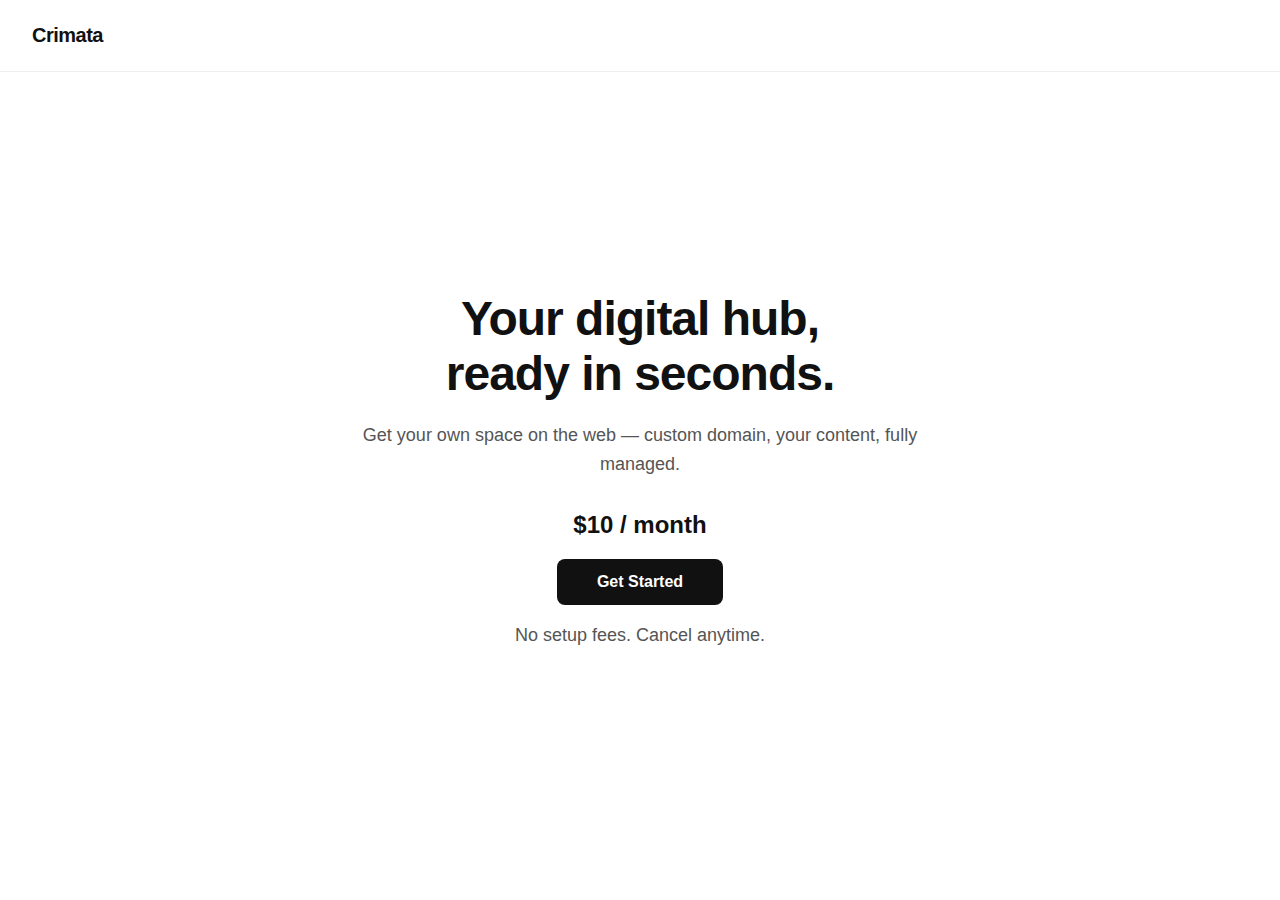
<file: marketing/index.html>
<!DOCTYPE html>
<html lang="en">
<head>
  <meta charset="UTF-8" />
  <meta name="viewport" content="width=device-width, initial-scale=1.0" />
  <title>Crimata</title>
  <link rel="stylesheet" href="/marketing/main.css" />
</head>
<body>
  <header>
    <div class="logo">Crimata</div>
  </header>

  <main>
    <section class="hero">
      <h1>Your digital hub,<br>ready in seconds.</h1>
      <p>Get your own space on the web — custom domain, your content, fully managed.</p>
      <div class="pricing">$10 / month</div>
      <button id="checkout-btn">Get Started</button>
      <p class="sub">No setup fees. Cancel anytime.</p>
    </section>
  </main>

  <script>
    document.getElementById('checkout-btn').addEventListener('click', async () => {
      const btn = document.getElementById('checkout-btn')
      btn.disabled = true
      btn.textContent = 'Redirecting...'
      try {
        const res = await fetch('/api/checkout/create-session', { method: 'POST' })
        const data = await res.json()
        window.location.href = data.url
      } catch {
        btn.disabled = false
        btn.textContent = 'Get Started'
        alert('Something went wrong. Please try again.')
      }
    })
  </script>
</body>
</html>
</file>
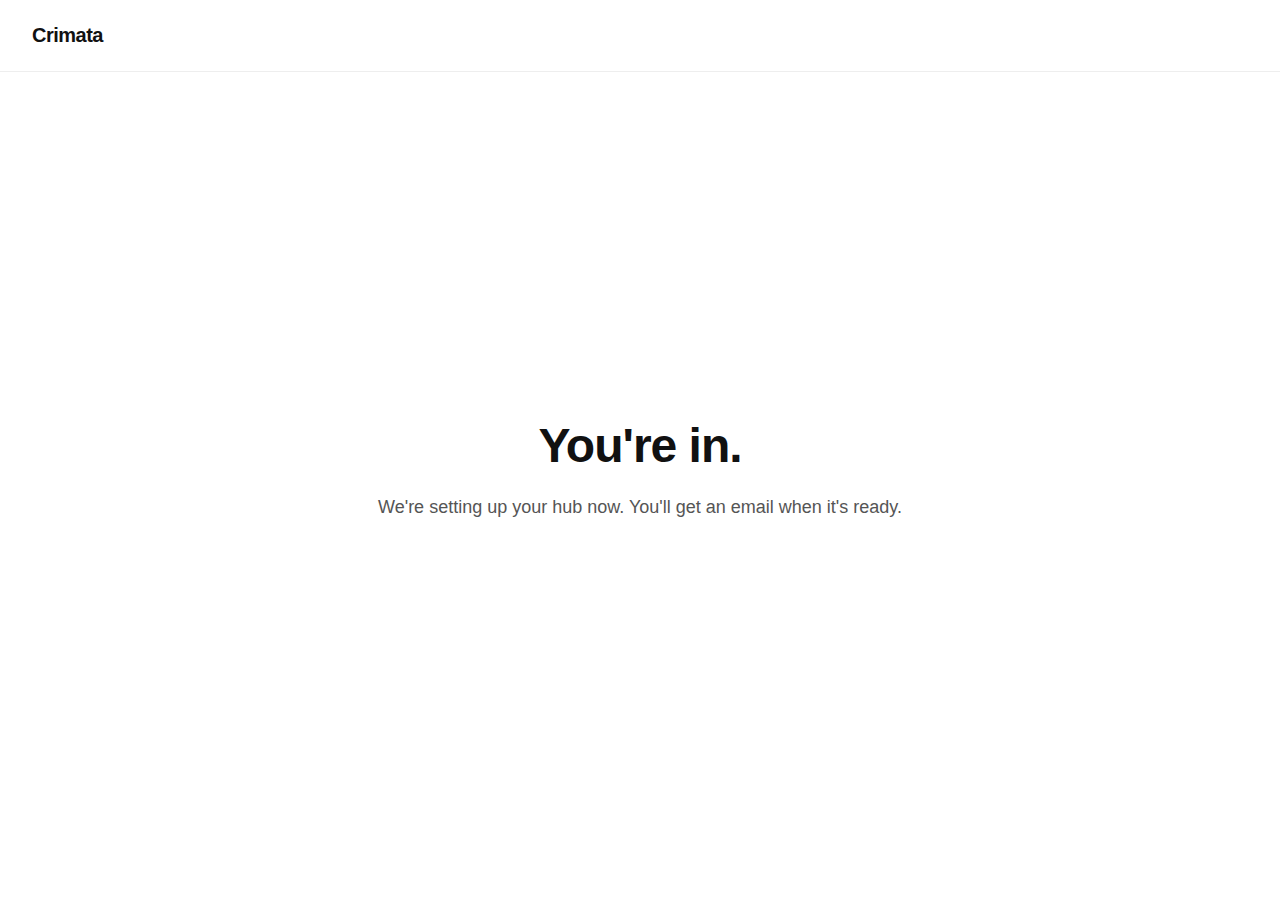
<file: marketing/success.html>
<!DOCTYPE html>
<html lang="en">
<head>
  <meta charset="UTF-8" />
  <meta name="viewport" content="width=device-width, initial-scale=1.0" />
  <title>You're in — Crimata</title>
  <link rel="stylesheet" href="/marketing/main.css" />
</head>
<body>
  <header>
    <div class="logo">Crimata</div>
  </header>
  <main>
    <section class="hero">
      <h1>You're in.</h1>
      <p>We're setting up your hub now. You'll get an email when it's ready.</p>
    </section>
  </main>
</body>
</html>
</file>
<file: marketing/main.css>
*, *::before, *::after { box-sizing: border-box; margin: 0; padding: 0; }

body {
  font-family: -apple-system, BlinkMacSystemFont, 'Segoe UI', sans-serif;
  background: #fff;
  color: #111;
  min-height: 100vh;
  display: flex;
  flex-direction: column;
}

header {
  padding: 1.5rem 2rem;
  border-bottom: 1px solid #eee;
}

.logo {
  font-size: 1.25rem;
  font-weight: 700;
  letter-spacing: -0.5px;
}

main {
  flex: 1;
  display: flex;
  align-items: center;
  justify-content: center;
  padding: 4rem 2rem;
}

.hero {
  max-width: 560px;
  text-align: center;
}

.hero h1 {
  font-size: clamp(2rem, 5vw, 3rem);
  font-weight: 800;
  line-height: 1.15;
  letter-spacing: -1px;
  margin-bottom: 1.25rem;
}

.hero p {
  font-size: 1.125rem;
  color: #555;
  margin-bottom: 2rem;
  line-height: 1.6;
}

.pricing {
  font-size: 1.5rem;
  font-weight: 700;
  margin-bottom: 1.25rem;
}

button {
  background: #111;
  color: #fff;
  border: none;
  padding: 0.875rem 2.5rem;
  font-size: 1rem;
  font-weight: 600;
  border-radius: 8px;
  cursor: pointer;
  transition: background 0.15s;
}

button:hover { background: #333; }
button:disabled { background: #999; cursor: not-allowed; }

.sub {
  margin-top: 1rem;
  font-size: 0.875rem;
  color: #999;
}
</file>
